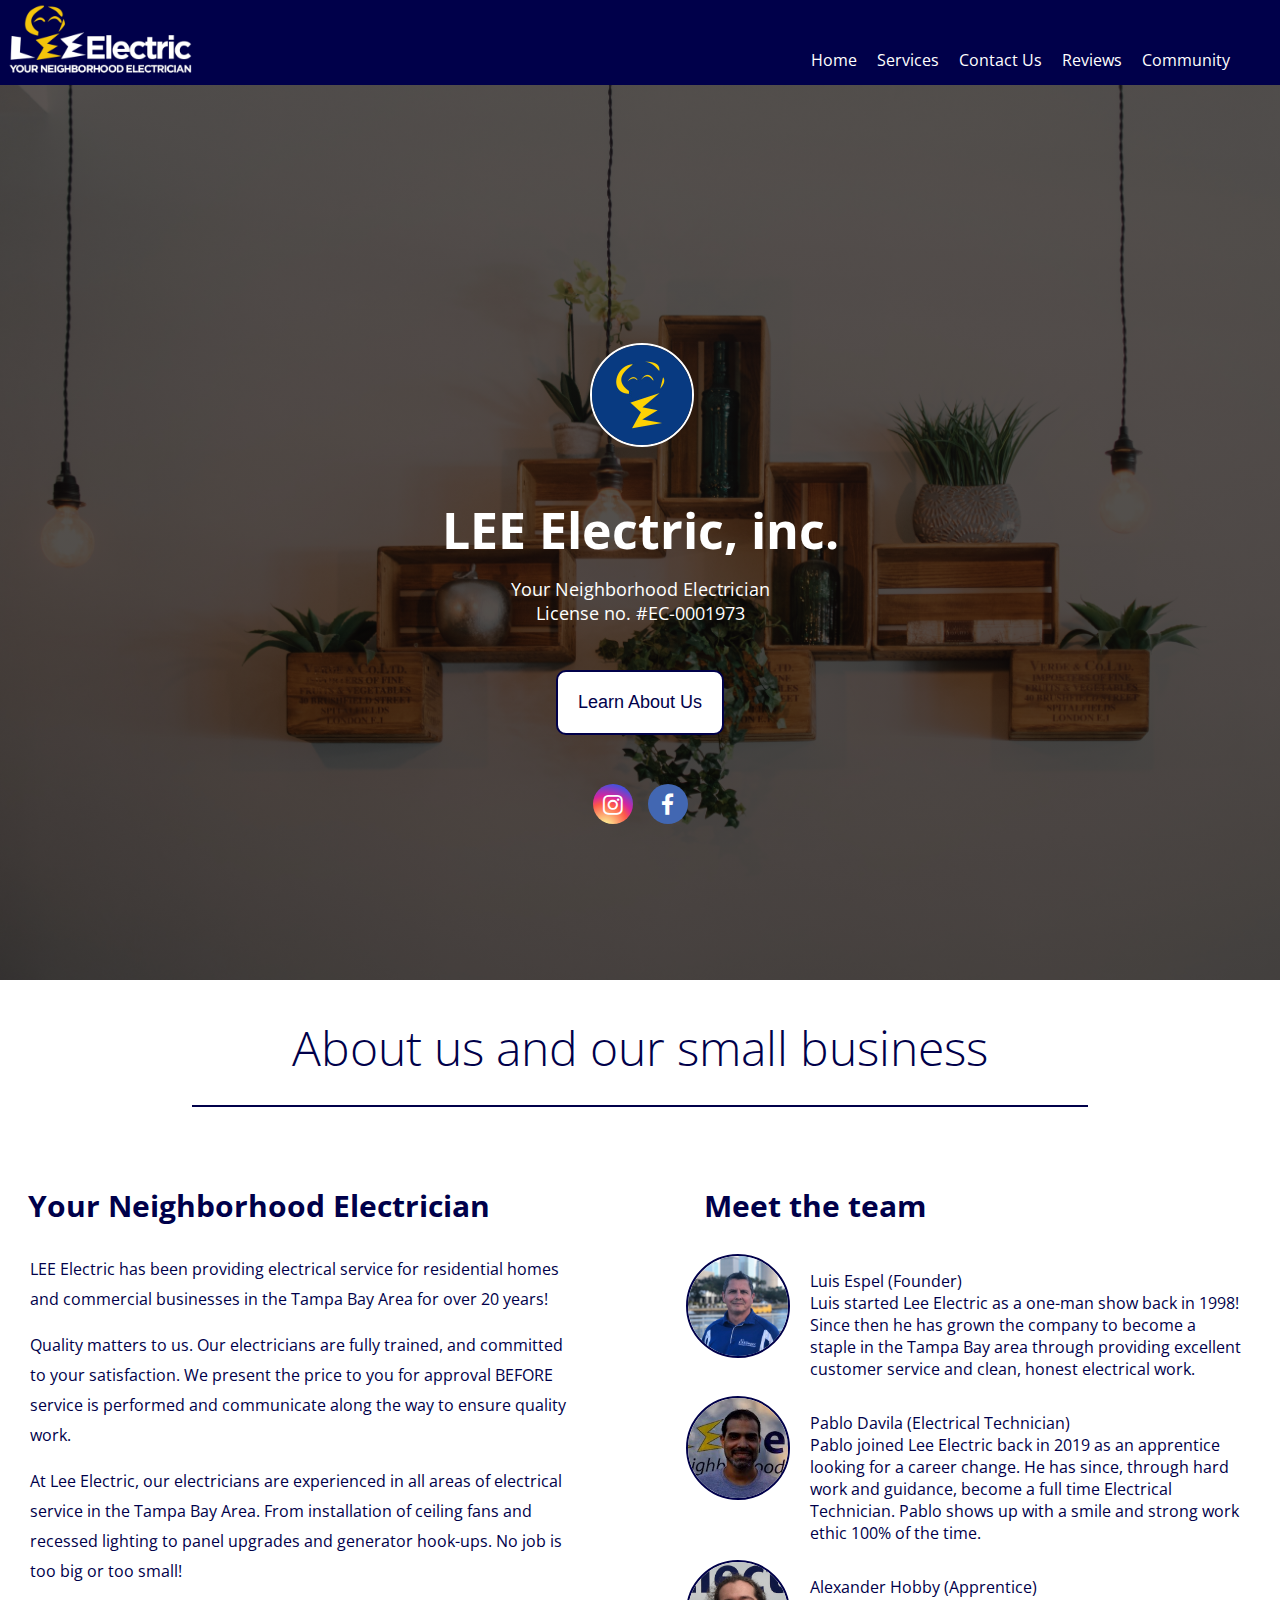
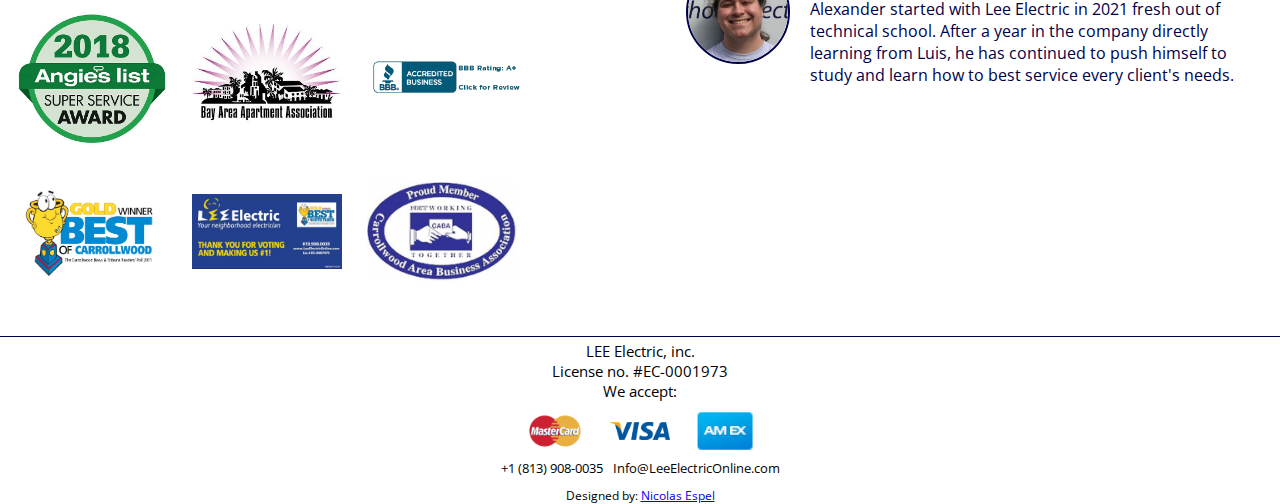
<file: index.html>
<!DOCTYPE html>
<html lang="en">
<head>
    <meta charset="UTF-8">
    <meta http-equiv="X-UA-Compatible" content="IE=edge">
    <meta name="viewport" content="width=device-width, initial-scale=1.0">
    <title>Lee Electric</title>
    <link rel="stylesheet" href="CSS/styles.css">
    <link rel="stylesheet" href="https://cdnjs.cloudflare.com/ajax/libs/font-awesome/4.7.0/css/font-awesome.min.css">
    <link rel="preconnect" href="https://fonts.googleapis.com">
    <link rel="preconnect" href="https://fonts.gstatic.com" crossorigin>
    <link href="https://fonts.googleapis.com/css2?family=Open+Sans:wght@300&display=swap" rel="stylesheet">

</head>
<body>
    <!-- Header begins here -->
    <header class="header-wrapper">
        <div id="header-logo">
            <a href="#">
                <img class="logo" src="images/logo.png" alt="LEE Electric logo">
            </a>
        </div>
        <!-- Nav bar begins here -->
        <div id="nav-bar">
            <ul class="nav-links hide-for-mobile">
                <a class="links" href="index.html">Home</a>
                <a class="links" href="services.html">Services</a>
                <a class="links" href="contact-us.html">Contact Us</a>
                <a class="links" href="#">Reviews</a>
                <a class="links" href="#">Community</a>
            </ul>
        </div>
        <a id="hmb-menu" href="javascript: void(0)" class="hide-for-desktop">    
            <span></span>
            <span></span>
            <span></span>
        </a>
    </header>
        <!-- Header ends here -->
        <!-- Pop-up link menu for hamburger menu -->
        <div class="pop-container hide">
            <div class="pop-menu hide has-fade">
                <ul class="pop-links hide has-fade">
                    <a class="popup-links" href="index.html">Home</a>
                    <a class="popup-links" href="services.html">Services</a>
                    <a class="popup-links" href="contact-us.html">Contact Us</a>
                    <a class="popup-links" href="#">Reviews</a>
                    <a class="popup-links" href="#">Community</a>
                </ul>
            </div>
        </div>    
    <!-- Hero begins here -->
    <section class="hero">
        <div class="hero-content">
            <div class="portrait-container">
                <img class="portrait" src="images/hero-portrait.jpeg" alt="LEE Electric CEO Headshot">
            </div>
            <h1>LEE Electric, inc.</h1>
            <p class="slogan">
                Your Neighborhood Electrician <br>
                License no. #EC-0001973
            </p>
            <button class="cta">Learn About Us</button>
            <div class="zero">
                <a href="https://www.instagram.com/leeelectricinc/" target="_blank" rel="noopener noreferrer" class="fa fa-instagram"></a>
                <a href="https://www.facebook.com/LeeElectricInc/" target="_blank" rel="noopener noreferrer" class="fa fa-facebook"></a>
            </div>
        </div>   
    </section>
    <!-- Hero ends here -->
    <!-- About us page starts here -->
    <section id="about-us">
        <div id="about-header">
            <h1 class="about-h1">About us and our small business</h2>
        </div>
    <!-- About us 2 columns starts here -->
        <div id="row">
            <div id="para-container">
                <h2 class="para-head">Your Neighborhood Electrician</h2>
                <p class="para about-para">LEE Electric has been providing electrical service for residential homes and commercial businesses in the Tampa Bay Area for over 20 years!</p>
                <p class="para about-para">Quality matters to us. Our electricians are fully trained, and committed to your satisfaction. We present the price to you for approval BEFORE service is performed and communicate along the way to ensure quality work.</p>
                <p class="para about-para">At Lee Electric, our electricians are experienced in all areas of electrical service in the Tampa Bay Area. From installation of ceiling fans and recessed lighting to panel upgrades and generator hook-ups. No job is too big or too small!</p>
                <div class="grid-container">
                    <div class="grid-item item1">
                        <img src="images/endorsements/angieslist_2018.jpeg" alt="angies list super service award">
                    </div>
                    <div class="grid-item item2">
                        <img src="images/endorsements/baaa.jpeg" alt="bay area association">
                    </div>
                    <div class="grid-item item3">
                        <a href="https://www.bbb.org/us/fl/tampa/profile/electrician/lee-electric-inc-0653-90049761" target="_blank" rel="noopener noreferrer"><img src="images/endorsements/bbb.png" alt="better business bureau acredited business A+ rating"></a>
                    </div>
                    <div class="grid-item item4">
                        <img src="images/endorsements/bestof_carrollwood.jpeg" alt="Gold winner best of Carrolwood">
                    </div>
                    <div class="grid-item item5">
                        <img src="images/endorsements/bestof_northtampa.jpeg" alt="#1 best of North Tampa">
                    </div>
                    <div class="grid-item item6">
                        <img src="images/endorsements/caba.jpeg" alt="Member of CABA">
                    </div>
                </div>
            </div>
            <div id="meet-container">
                <div id="column">
                    <h2 class="para-head">Meet the team</h2>
                    <ul class="headshots">
                        <li class="team">
                            <img src="images/luis.jpeg" alt="CEO headshot" class="circle-head">
                            <p class="para team-para">
                                Luis Espel (Founder) <br>
                                Luis started Lee Electric as a one-man show back in 1998! Since then he has grown the company to become a staple in the Tampa Bay area through providing excellent customer service and clean, honest electrical work.
                                
                            </p>
                        </li>
                        <li class="team">
                            <img src="images/Pablo.jpg" alt="Tech headshot" class="circle-head">
                            <p class="para team-para">
                                Pablo Davila (Electrical Technician) <br>
                                Pablo joined Lee Electric back in 2019 as an apprentice looking for a career change. He has since, through hard work and guidance, become a full time Electrical Technician. 
                                Pablo shows up with a smile and strong work ethic 100% of the time.
                            </p>
                        </li>
                        <li class="team">
                            <img src="images/hobby.jpeg" alt="Tech headshot" class="circle-head">
                            <p class="para team-para">
                                Alexander Hobby (Apprentice) <br>
                                Alexander started with Lee Electric in 2021 fresh out of technical school. 
                                After a year in the company directly learning from Luis, he has continued to push himself to study and learn how to best service every client's needs.
                            </p>
                        </li>
                        <!-- 
                        <li class="team">
                            <img src="images/nico.jpeg" alt="Tech headshot" class="circle-head nico">
                            <p class="para team-para">
                                Nicolas Espel (Apprentice) <br>
                                Nicolas (Nico) is our most recent hire, he joined Lee Electric in 2022. Nico is also the son of Luis and has been helping with the company on and off throughout the years. 
                                He recently joined due to a growing curiosity in the industry. 
                            </p>
                        </li> -->
                    </ul>    
                </div>    
            </div>
        </div>
<!-- About us 2 columns ends here -->
    </section>
    
    <!-- Footer starts here-->
    <footer>
        <p>
            LEE Electric, inc. <br>
            License no. #EC-0001973 <br>
            We accept:
        </p>
        <div class="footer-grid">
            <div> <img src="images/mastercard-26128.png" alt="MasterCard Logo"> </div>
            <div> <img src="images/visa-logo-png-2020.png" alt="Visa Logo"> </div>
            <div> <img src="images/icons8-american-express-48.png" alt="AmEx logo"> </div>
        </div>
        <ul class="ul-container">
            <ul><a href="tel:+18139080035">+1 (813) 908-0035</a></ul>
            <ul><a href="mailto:Info@LeeElectricOnline.com">Info@LeeElectricOnline.com</a></ul>
        </ul>
        <p class="signature">
            Designed by: <a href="https://nicolas-espel.github.io/Portfolio/" target="_blank" rel="noopener noreferrer"> Nicolas Espel </a>
        </p>
    </footer>
    <!-- Footer ends here-->
<script src="script.js"></script>
</body>
</html>
</file>
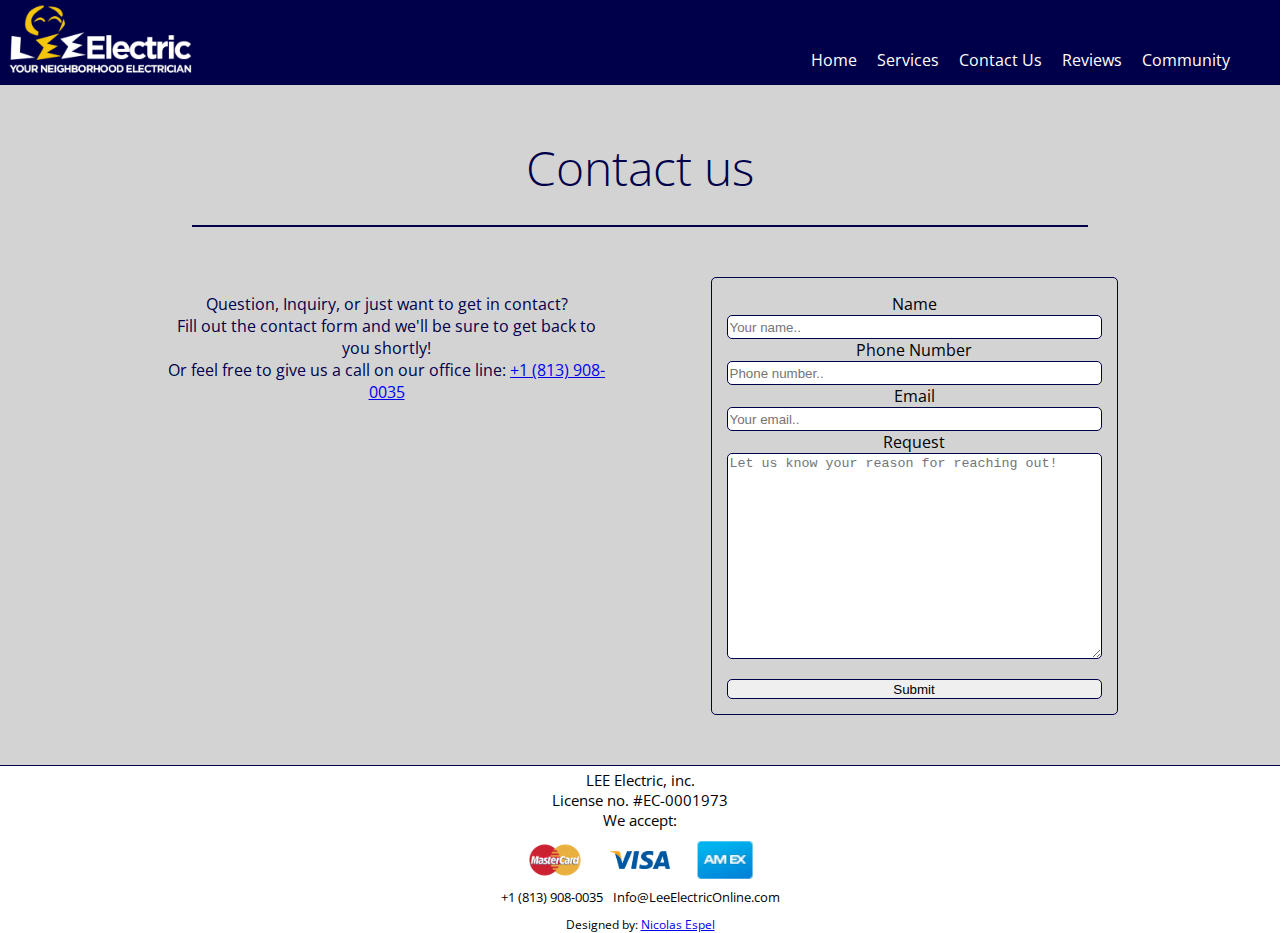
<file: contact-us.html>
<!DOCTYPE html>
<html lang="en">
<head>
    <meta charset="UTF-8">
    <meta http-equiv="X-UA-Compatible" content="IE=edge">
    <meta name="viewport" content="width=device-width, initial-scale=1.0">
    <title>Contact Us</title>
    <link rel="stylesheet" href="CSS/styles.css">
    <link rel="stylesheet" href="https://cdnjs.cloudflare.com/ajax/libs/font-awesome/4.7.0/css/font-awesome.min.css">
    <link rel="preconnect" href="https://fonts.googleapis.com">
    <link rel="preconnect" href="https://fonts.gstatic.com" crossorigin>
    <link href="https://fonts.googleapis.com/css2?family=Open+Sans:wght@300&display=swap" rel="stylesheet">
</head>
<body>
    <!-- Header begins here -->
    <header class="header-wrapper">
        <div id="header-logo">
            <a href="#">
                <img class="logo" src="images/logo.png" alt="LEE Electric logo">
            </a>
        </div>
        <!-- Nav bar begins here -->
        <div id="nav-bar">
            <ul class="nav-links hide-for-mobile">
                <a class="links" href="index.html">Home</a>
                <a class="links" href="services.html">Services</a>
                <a class="links" href="contact-us.html">Contact Us</a>
                <a class="links" href="#">Reviews</a>
                <a class="links" href="#">Community</a>
            </ul>
        </div>
        <a id="hmb-menu" href="javascript: void(0)" class="hide-for-desktop">    
            <span></span>
            <span></span>
            <span></span>
        </a>
    </header>
        <!-- Header ends here -->
        <!-- Pop-up link menu for hamburger menu -->
        <div class="pop-container hide">
            <div class="pop-menu hide has-fade">
                <ul class="pop-links hide has-fade">
                    <a class="popup-links" href="index.html">Home</a>
                    <a class="popup-links" href="services.html">Services</a>
                    <a class="popup-links" href="contact-us.html">Contact Us</a>
                    <a class="popup-links" href="#">Reviews</a>
                    <a class="popup-links" href="#">Community</a>
                </ul>
            </div>
        </div>

    <!-- Contact us starts here -->
    <section id="contact-us">
        <h1>Contact us</h1>
        <div>
            <p class="para">Question, Inquiry, or just want to get in contact? <br> Fill out the contact form and we'll be sure to get back to you shortly!<br>
            Or feel free to give us a call on our office line: <a href="tel:+18139080035">+1 (813) 908-0035</a> </p>
            <form action="https://formsubmit.co/nicolasespelcoding@gmail.com" method="POST">
                <label for="name">Name</label>
                <input type="text" name="Name" id="name" placeholder="Your name.." required>

                <label for="pnumber">Phone Number</label>
                <input type="text" name="Number" id="pnumber" placeholder="Phone number..">

                <label for="email">Email</label>
                <input type="email" name="Email" id="email" placeholder="Your email.." required>

                <label for="request">Request</label>
                <textarea id="request" name="Request" placeholder="Let us know your reason for reaching out!" style="height: 200px;" required></textarea>

                <input type="submit" value="Submit" id="submit-button">

                <input type="hidden" name="_next" value="https://nicolas-espel.github.io/lee-electric/thank-you.html">

                <input type="hidden" name="_subject" value="New Inquiry From Website!">

                <input type="hidden" name="_autoresponse" value="Thank you for reaching out to us! We have recieved your email, please be patient as we are a small, locally run business. It is our goal to respond to your needs as soon as possible!">
            </form>
        </div>
        <!-- Contact us ends here-->
    </section>
    <!-- Footer starts here-->
    <footer>
        <p>
            LEE Electric, inc. <br>
            License no. #EC-0001973 <br>
            We accept:
        </p>
        <div class="footer-grid">
            <div> <img src="images/mastercard-26128.png" alt="MasterCard Logo"> </div>
            <div> <img src="images/visa-logo-png-2020.png" alt="Visa Logo"> </div>
            <div> <img src="images/icons8-american-express-48.png" alt="AmEx logo"> </div>
        </div>
        <ul class="ul-container">
            <ul><a href="tel:+18139080035">+1 (813) 908-0035</a></ul>
            <ul><a href="mailto:Info@LeeElectricOnline.com">Info@LeeElectricOnline.com</a></ul>
        </ul>
        <p class="signature">
            Designed by: <a href="https://nicolas-espel.github.io/Portfolio/" target="_blank" rel="noopener noreferrer"> Nicolas Espel </a>
        </p>
    </footer>
    <!-- Footer ends here-->
    <script src="script.js"></script>
</body>
</html>
</file>
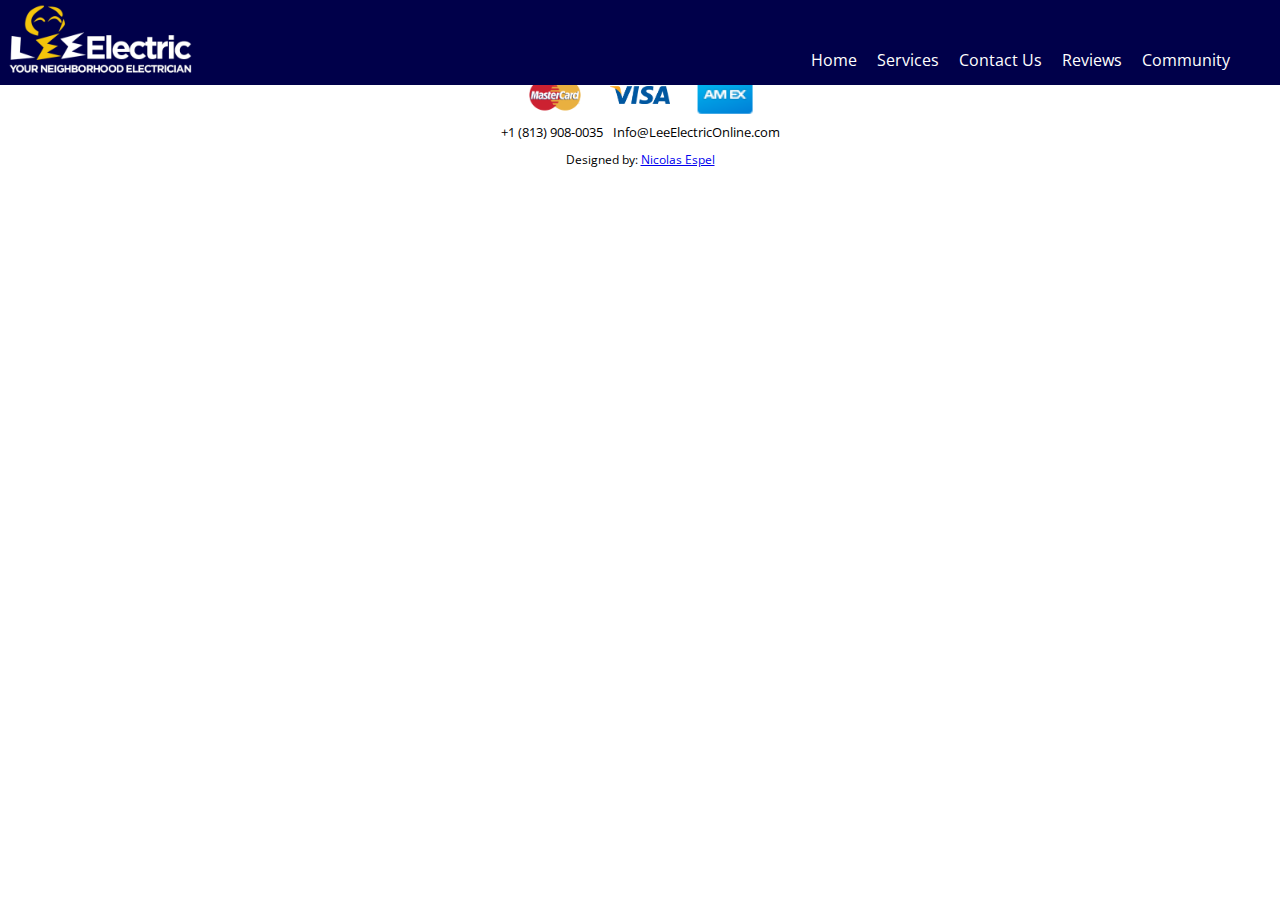
<file: services.html>
<!DOCTYPE html>
<html lang="en">
<head>
    <meta charset="UTF-8">
    <meta http-equiv="X-UA-Compatible" content="IE=edge">
    <meta name="viewport" content="width=device-width, initial-scale=1.0">
    <title>Services</title>
    <link rel="stylesheet" href="CSS/styles.css">
    <link rel="stylesheet" href="https://cdnjs.cloudflare.com/ajax/libs/font-awesome/4.7.0/css/font-awesome.min.css">
    <link rel="preconnect" href="https://fonts.googleapis.com">
    <link rel="preconnect" href="https://fonts.gstatic.com" crossorigin>
    <link href="https://fonts.googleapis.com/css2?family=Open+Sans:wght@300&display=swap" rel="stylesheet">
</head>
<body>
    <!-- Header begins here -->
    <header class="header-wrapper">
        <div id="header-logo">
            <a href="#">
                <img class="logo" src="images/logo.png" alt="LEE Electric logo">
            </a>
        </div>
        <!-- Nav bar begins here -->
        <div id="nav-bar">
            <ul class="nav-links hide-for-mobile">
                <a class="links" href="index.html">Home</a>
                <a class="links" href="services.html">Services</a>
                <a class="links" href="contact-us.html">Contact Us</a>
                <a class="links" href="#">Reviews</a>
                <a class="links" href="#">Community</a>
            </ul>
        </div>
        <a id="hmb-menu" href="javascript: void(0)" class="hide-for-desktop">    
            <span></span>
            <span></span>
            <span></span>
        </a>
    </header>
        <!-- Header ends here -->
        <!-- Pop-up link menu for hamburger menu -->
        <div class="pop-container hide">
            <div class="pop-menu hide has-fade">
                <ul class="pop-links hide has-fade">
                    <a class="popup-links" href="index.html">Home</a>
                    <a class="popup-links" href="services.html">Services</a>
                    <a class="popup-links" href="contact-us.html">Contact Us</a>
                    <a class="popup-links" href="#">Reviews</a>
                    <a class="popup-links" href="#">Community</a>
                </ul>
            </div>
        </div>

        <!-- Services body starts here-->
    <section id="main-services">

    </section>

        <!-- Footer starts here-->
    <footer>
        <p>
            LEE Electric, inc. <br>
            License no. #EC-0001973 <br>
            We accept:
        </p>
        <div class="footer-grid">
            <div> <img src="images/mastercard-26128.png" alt="MasterCard Logo"> </div>
            <div> <img src="images/visa-logo-png-2020.png" alt="Visa Logo"> </div>
            <div> <img src="images/icons8-american-express-48.png" alt="AmEx logo"> </div>
        </div>
        <ul class="ul-container">
            <ul><a href="tel:+18139080035">+1 (813) 908-0035</a></ul>
            <ul><a href="mailto:Info@LeeElectricOnline.com">Info@LeeElectricOnline.com</a></ul>
        </ul>
        <p class="signature">
            Designed by: <a href="https://nicolas-espel.github.io/Portfolio/" target="_blank" rel="noopener noreferrer"> Nicolas Espel </a>
        </p>
    </footer>
    <!-- Footer ends here-->
    <script src="script.js"></script>
</body>
</html>
</file>
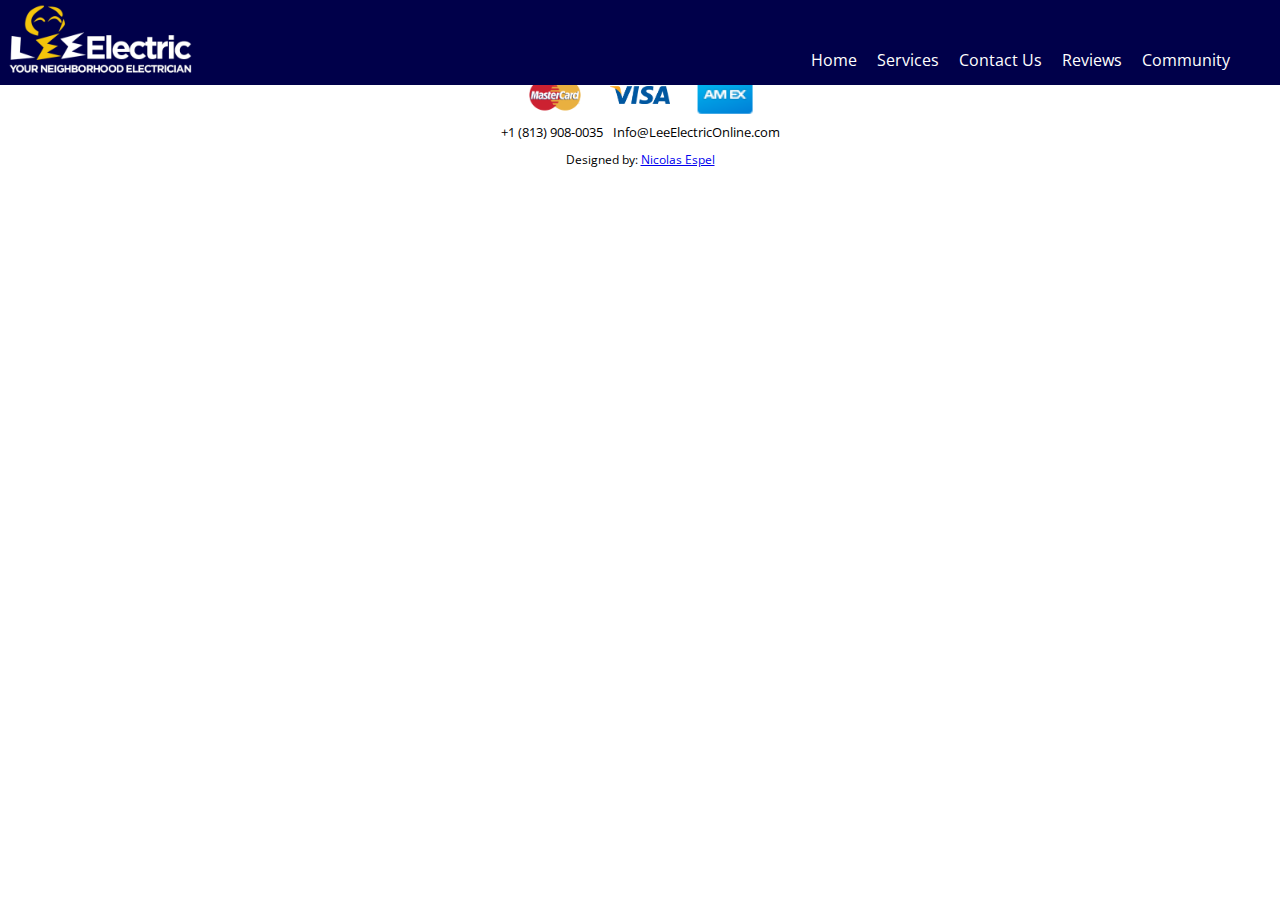
<file: thank-you.html>
<!DOCTYPE html>
<html lang="en">
<head>
    <meta charset="UTF-8">
    <meta http-equiv="X-UA-Compatible" content="IE=edge">
    <meta name="viewport" content="width=device-width, initial-scale=1.0">
    <title>Thank You</title>
    <link rel="stylesheet" href="CSS/styles.css">
    <link rel="stylesheet" href="https://cdnjs.cloudflare.com/ajax/libs/font-awesome/4.7.0/css/font-awesome.min.css">
    <link rel="preconnect" href="https://fonts.googleapis.com">
    <link rel="preconnect" href="https://fonts.gstatic.com" crossorigin>
    <link href="https://fonts.googleapis.com/css2?family=Open+Sans:wght@300&display=swap" rel="stylesheet">

</head>
<body>
    <!-- Header begins here -->
    <header class="header-wrapper">
        <div id="header-logo">
            <a href="#">
                <img class="logo" src="images/logo.png" alt="LEE Electric logo">
            </a>
        </div>
        <!-- Nav bar begins here -->
        <div id="nav-bar">
            <ul class="nav-links hide-for-mobile">
                <a class="links" href="index.html">Home</a>
                <a class="links" href="services.html">Services</a>
                <a class="links" href="contact-us.html">Contact Us</a>
                <a class="links" href="#">Reviews</a>
                <a class="links" href="#">Community</a>
            </ul>
        </div>
        <a id="hmb-menu" href="javascript: void(0)" class="hide-for-desktop">    
            <span></span>
            <span></span>
            <span></span>
        </a>
    </header>
        <!-- Header ends here -->
        <!-- Pop-up link menu for hamburger menu -->
        <div class="pop-container hide">
            <div class="pop-menu hide has-fade">
                <ul class="pop-links hide has-fade">
                    <a class="popup-links" href="index.html">Home</a>
                    <a class="popup-links" href="services.html">Services</a>
                    <a class="popup-links" href="contact-us.html">Contact Us</a>
                    <a class="popup-links" href="#">Reviews</a>
                    <a class="popup-links" href="#">Community</a>
                </ul>
            </div>
        </div>  
    <!-- Footer starts here-->
    <footer>
        <p>
            LEE Electric, inc. <br>
            License no. #EC-0001973 <br>
            We accept:
        </p>
        <div class="footer-grid">
            <div> <img src="images/mastercard-26128.png" alt="MasterCard Logo"> </div>
            <div> <img src="images/visa-logo-png-2020.png" alt="Visa Logo"> </div>
            <div> <img src="images/icons8-american-express-48.png" alt="AmEx logo"> </div>
        </div>
        <ul class="ul-container">
            <ul><a href="tel:+18139080035">+1 (813) 908-0035</a></ul>
            <ul><a href="mailto:Info@LeeElectricOnline.com">Info@LeeElectricOnline.com</a></ul>
        </ul>
        <p class="signature">
            Designed by: <a href="https://nicolas-espel.github.io/Portfolio/" target="_blank" rel="noopener noreferrer"> Nicolas Espel </a>
        </p>
    </footer>
    <!-- Footer ends here-->
<script src="script.js"></script>  
</body>
</html>
</file>
<file: CSS/styles.css>
@import url(globals.css);
@import url(header.css);
@import url(hero.css);
@import url(about-us.css);
@import url(contact-us.css);
@import url(footer.css);
</file>
